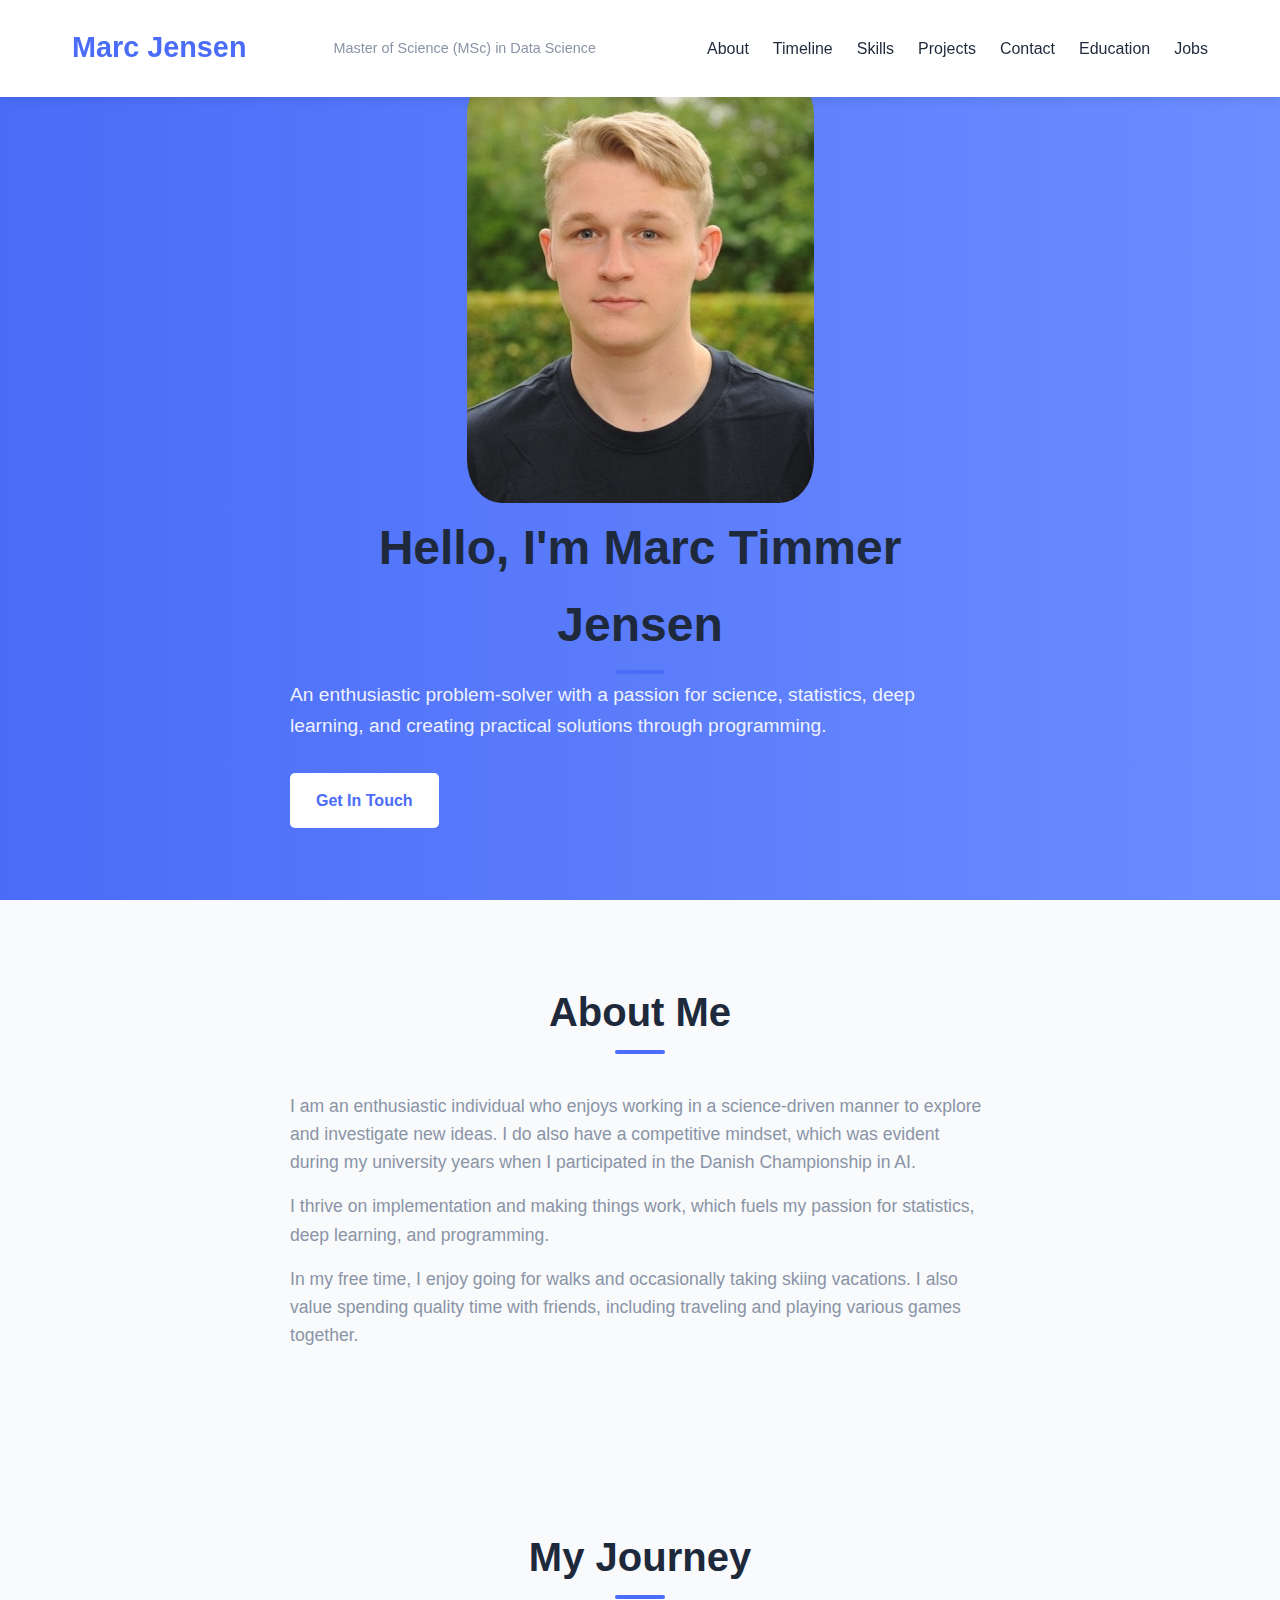
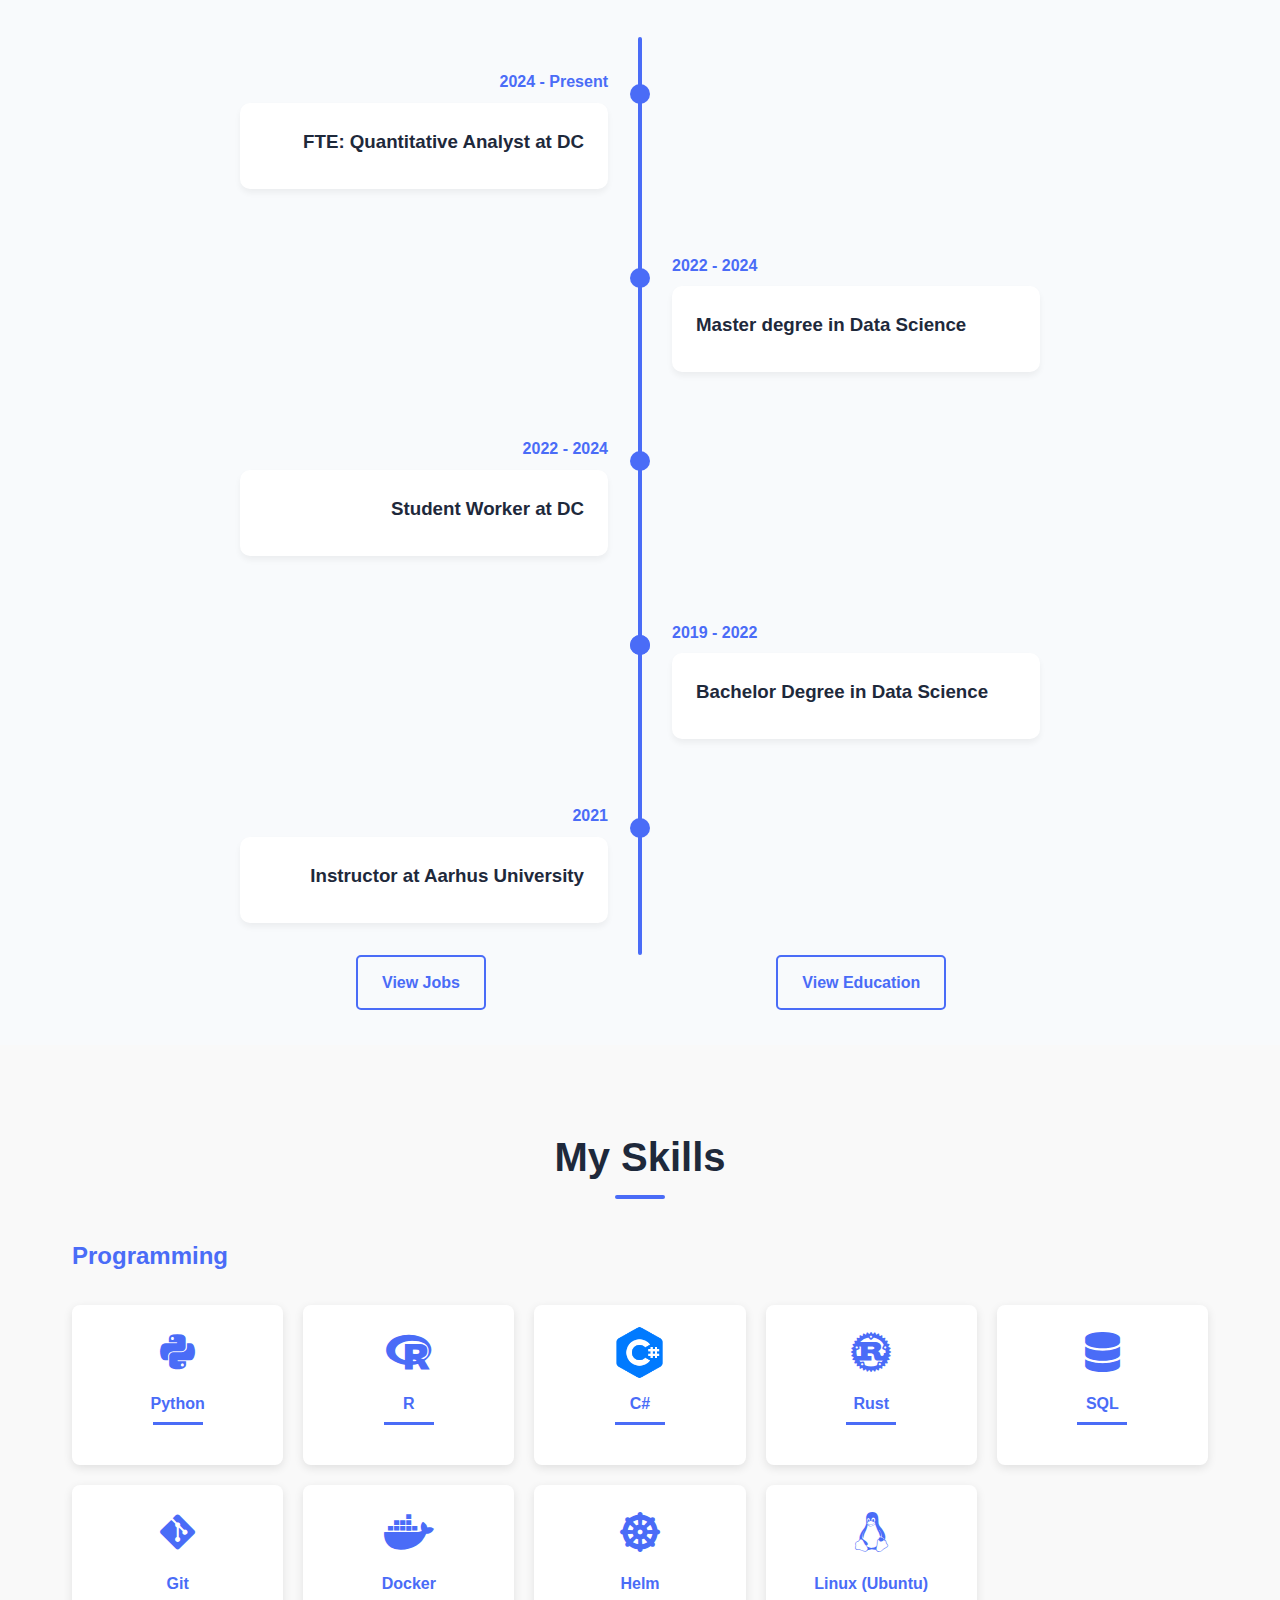
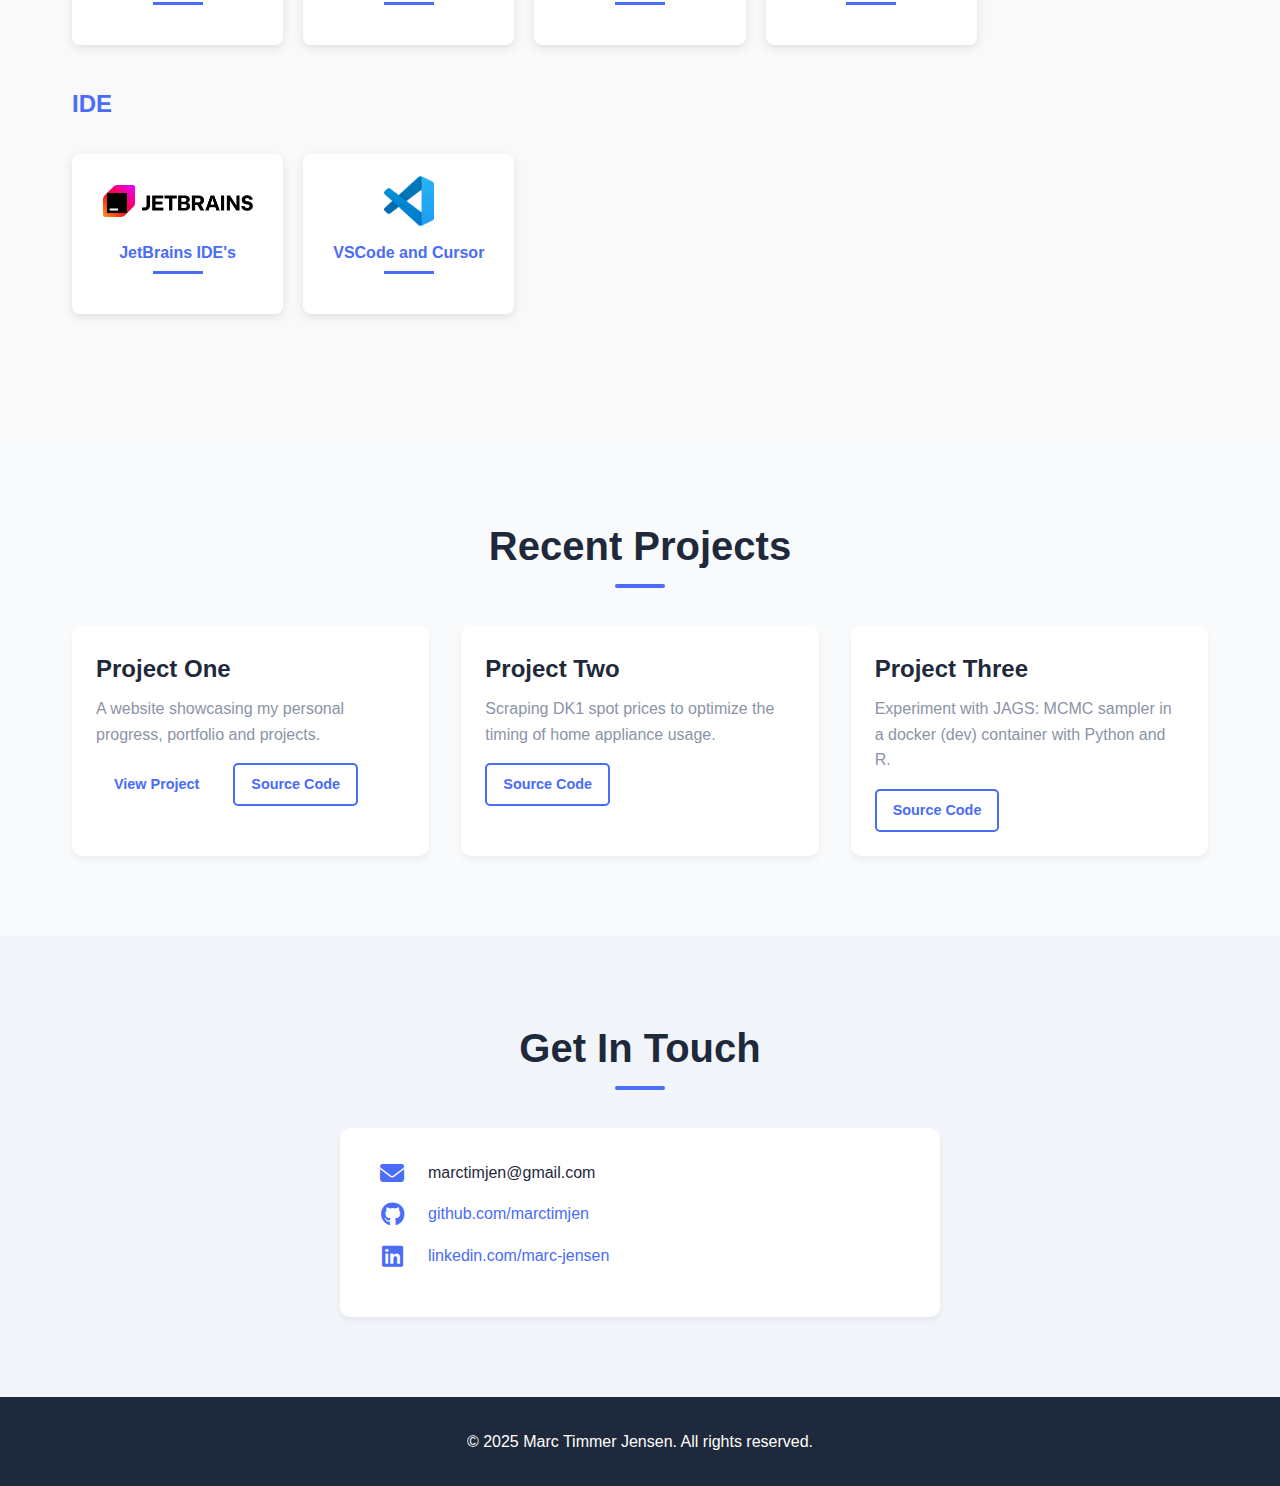
<file: index.html>
<!DOCTYPE html>
<html lang="en">
<head>
    <meta charset="UTF-8">
    <meta name="viewport" content="width=device-width, initial-scale=1.0">
    <title>Marc Jensen's Website</title>
    <link rel="stylesheet" href="css/styles.css">
    <link rel="stylesheet" href="https://cdnjs.cloudflare.com/ajax/libs/font-awesome/6.4.0/css/all.min.css">
</head>
<body>
    <header>
        <div class="container">
            <h1>Marc Jensen</h1>
            <p>Master of Science (MSc) in Data Science</p>
            <nav>
                <ul>
                    <li><a href="#about">About</a></li>
                    <li><a href="#timeline">Timeline</a></li>
                    <li><a href="#skills">Skills</a></li>
                    <li><a href="#projects">Projects</a></li>
                    <li><a href="#contact">Contact</a></li>
                    <li><a href="education.html">Education</a></li>
                    <li><a href="jobs.html">Jobs</a></li>
                </ul>
            </nav>
        </div>
    </header>

    <section id="hero" class="hero">
        <div class="container">
            <div class="hero-content">
                <div class="profile-picture" style="text-align: center;">
                    <img src="material/pictures/Marc.jpg" alt="Marc Jensen" style="max-width:400px; border-radius:10%;">
                </div>
                <h2>Hello, I'm Marc Timmer Jensen</h2>
                <p>An enthusiastic problem-solver with a passion for science, statistics, deep learning, and creating practical solutions through programming.</p>
                <a href="#contact" class="btn">Get In Touch</a>
            </div>
        </div>
    </section>

    <section id="about" class="about">
        <div class="container">
            <h2>About Me</h2>
            <div class="about-content">
                <div class="about-text">
                    <p>I am an enthusiastic individual who enjoys working in a science-driven manner to explore and investigate new ideas. I do also have a competitive mindset, which was evident during my university years when I participated in the Danish Championship in AI.</p>
                    <p>I thrive on implementation and making things work, which fuels my passion for statistics, deep learning, and programming.</p>
                    <p>In my free time, I enjoy going for walks and occasionally taking skiing vacations. I also value spending quality time with friends, including traveling and playing various games together.</p>
                </div>
            </div>
        </div>
    </section>

    <section id="timeline" class="timeline">
        <div class="container">
            <h2>My Journey</h2>
            <div class="timeline-container">
                <div class="timeline-item">
                    <div class="timeline-dot"></div>
                    <div class="timeline-date">2024 - Present</div>
                    <div class="timeline-content">
                        <h3>FTE: Quantitative Analyst at DC</h3>
                    </div>
                </div>
                
                <div class="timeline-item">
                    <div class="timeline-dot"></div>
                    <div class="timeline-date">2022 - 2024</div>
                    <div class="timeline-content">
                        <h3>Master degree in Data Science</h3>
                    </div>
                </div>
                
                <div class="timeline-item">
                    <div class="timeline-dot"></div>
                    <div class="timeline-date">2022 - 2024</div>
                    <div class="timeline-content">
                        <h3>Student Worker at DC</h3>
                    </div>
                </div>
                
                <div class="timeline-item">
                    <div class="timeline-dot top-dot"></div>
                    <div class="timeline-date">2019 - 2022</div>
                    <div class="timeline-content">
                        <h3>Bachelor Degree in Data Science</h3>
                    </div>
                    <div class="timeline-dot bottom-dot"></div>
                </div>
                
                <div class="timeline-item">
                    <div class="timeline-dot"></div>
                    <div class="timeline-date">2021</div>
                    <div class="timeline-content">
                        <h3>Instructor at Aarhus University</h3>
                    </div>
                </div>
            </div>
            <div class="timeline-buttons" style="position: relative; margin-bottom: 10px;">
                <a href="education.html" class="btn btn-outline" style="position: absolute; left: 62%;">View Education</a>
                <a href="jobs.html" class="btn btn-outline" style="position: absolute; left: 25%;">View Jobs</a>
            </div>
        </div>
    </section>

    <section id="skills" class="skills">
        <div class="container">
            <h2>My Skills</h2>
            
            <div class="skill-category">
                <div style="color: var(--primary-color); font-size: 1.5em; font-weight: bold; margin-bottom: 10px;">Programming</div>
                <div class="skills-grid">
                    <div class="skill-card">
                        <i class="fab fa-python"></i>
                        <h3>Python</h3>
                    </div>
                    <div class="skill-card">
                        <i class="fab fa-r-project"></i>
                        <h3>R</h3>
                    </div>
                    <div class="skill-card">
                        <div class="logo-container">
                            <img src="img/csharp.png" alt="C# Logo" class="skill-logo" style="max-width:60px; max-height:55px;">
                        </div>
                        <h3>C#</h3>
                    </div>
                    <div class="skill-card">
                        <i class="fa-brands fa-rust"></i>
                        <h3>Rust</h3>
                    </div>
                    <div class="skill-card">
                        <i class="fas fa-database"></i>
                        <h3>SQL</h3>
                    </div>
                    <div class="skill-card">
                        <i class="fab fa-git-alt"></i>
                        <h3>Git</h3>
                    </div>
                    <div class="skill-card">
                        <i class="fab fa-docker"></i>
                        <h3>Docker</h3>
                    </div>
                    <div class="skill-card">
                        <i class="fas fa-dharmachakra"></i>
                        <h3>Helm</h3>
                    </div>
                    <div class="skill-card">
                        <i class="fab fa-linux"></i>
                        <h3>Linux (Ubuntu)</h3>
                    </div>
                </div>
            </div>
            
            <div class="skill-category">
                <div style="color: var(--primary-color); font-size: 1.5em; font-weight: bold; margin-bottom: 10px;">IDE</div>
                <div class="skills-grid">
                    <div class="skill-card">
                        <div class="logo-container">
                            <img src="img/jetbrains.png" alt="JetBrains Logo" class="skill-logo jetbrains-logo" style="max-width:150px; max-height:50px;">
                        </div>
                        <h3>JetBrains IDE's</h3>
                    </div>
                    <div class="skill-card">
                        <div class="logo-container">
                            <img src="img/vscode.png" alt="VSCode Logo" class="skill-logo" style="max-width:50px; max-height:50px;">
                        </div>
                        <h3>VSCode and Cursor</h3>
                    </div>
                </div>
            </div>
        </div>
    </section>

    <section id="projects" class="projects">
        <div class="container">
            <h2>Recent Projects</h2>
            <div class="projects-grid">
                <div class="project-card">
                    <div class="project-info">
                        <h3>Project One</h3>
                        <p>A website showcasing my personal progress, portfolio and projects.</p>
                        <div class="project-links">
                            <a href="https://marctimjen.github.io/marctimjen/" class="btn btn-sm btn-dark-hover" target="_blank">View Project</a>
                            <a href="https://github.com/marctimjen/mywebsite" class="btn btn-sm btn-outline" target="_blank">Source Code</a>
                        </div>
                    </div>
                </div>
                <div class="project-card">
                    <div class="project-info">
                        <h3>Project Two</h3>
                        <p>Scraping DK1 spot prices to optimize the timing of home appliance usage.</p>
                        <div class="project-links">
                            <a href="https://github.com/marctimjen/dk1_elprice" class="btn btn-sm btn-outline" target="_blank">Source Code</a>
                        </div>
                    </div>
                </div>
                <div class="project-card">
                    <div class="project-info">
                        <h3>Project Three</h3>
                        <p>Experiment with JAGS: MCMC sampler in a docker (dev) container with Python and R.</p>
                        <div class="project-links">
                            <a href="https://github.com/marctimjen/jags_py_n_r_fun" class="btn btn-sm btn-outline" target="_blank">Source Code</a>
                        </div>
                    </div>
                </div>
            </div>
        </div>
    </section>

    <section id="contact" class="contact">
        <div class="container">
            <h2>Get In Touch</h2>
            <div class="contact-content">
                <div class="contact-info">
                    <div class="contact-item">
                        <i class="fas fa-envelope"></i>
                        <p>marctimjen@gmail.com</p>
                    </div>
                    <div class="contact-item">
                        <i class="fab fa-github"></i>
                        <p><a href="https://github.com/marctimjen" target="_blank">github.com/marctimjen</a></p>
                    </div>
                    <div class="contact-item">
                        <i class="fab fa-linkedin"></i>
                        <p><a href="https://www.linkedin.com/in/marc-jensen-472a67226/" target="_blank">linkedin.com/marc-jensen</a></p>
                    </div>
                </div>
            </div>
        </div>
    </section>

    <footer>
        <div class="container">
            <p>&copy; 2025 Marc Timmer Jensen. All rights reserved.</p>
        </div>
    </footer>

    <script src="js/script.js"></script>
</body>
</html>
</file>
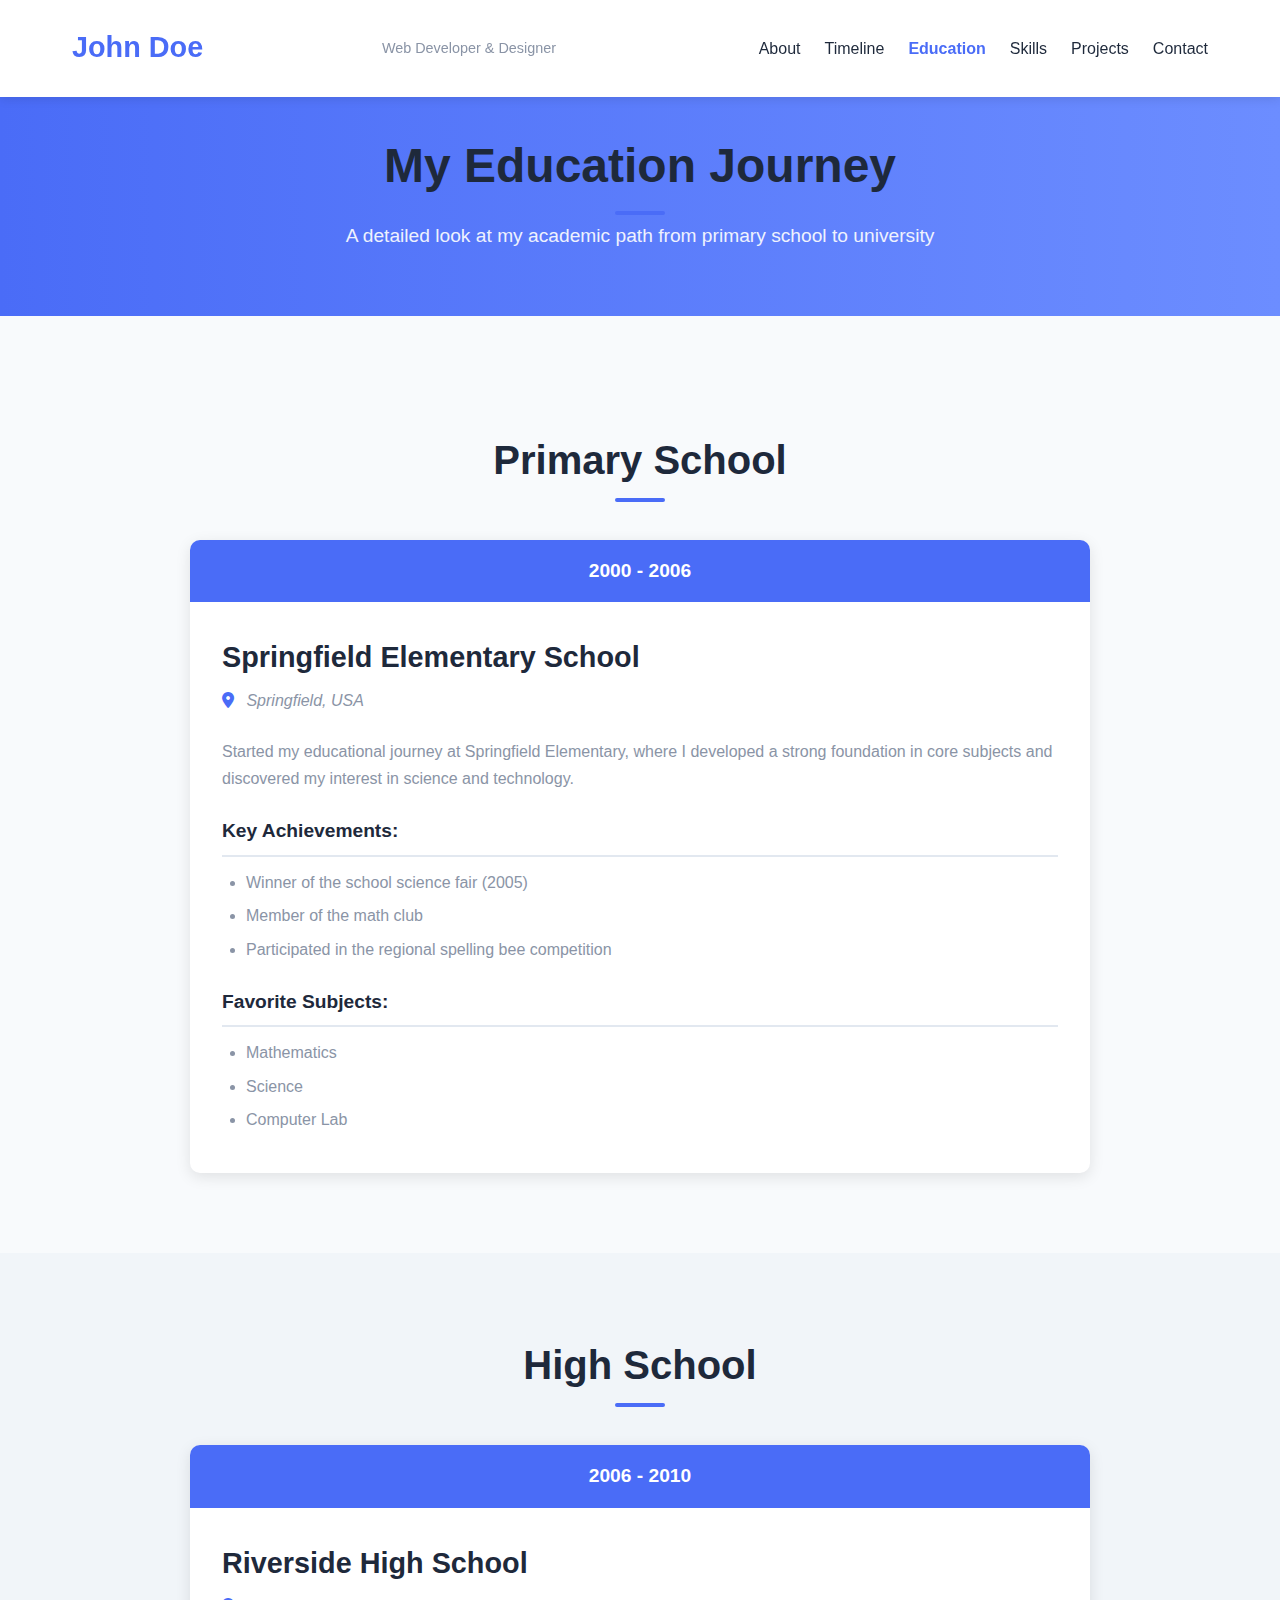
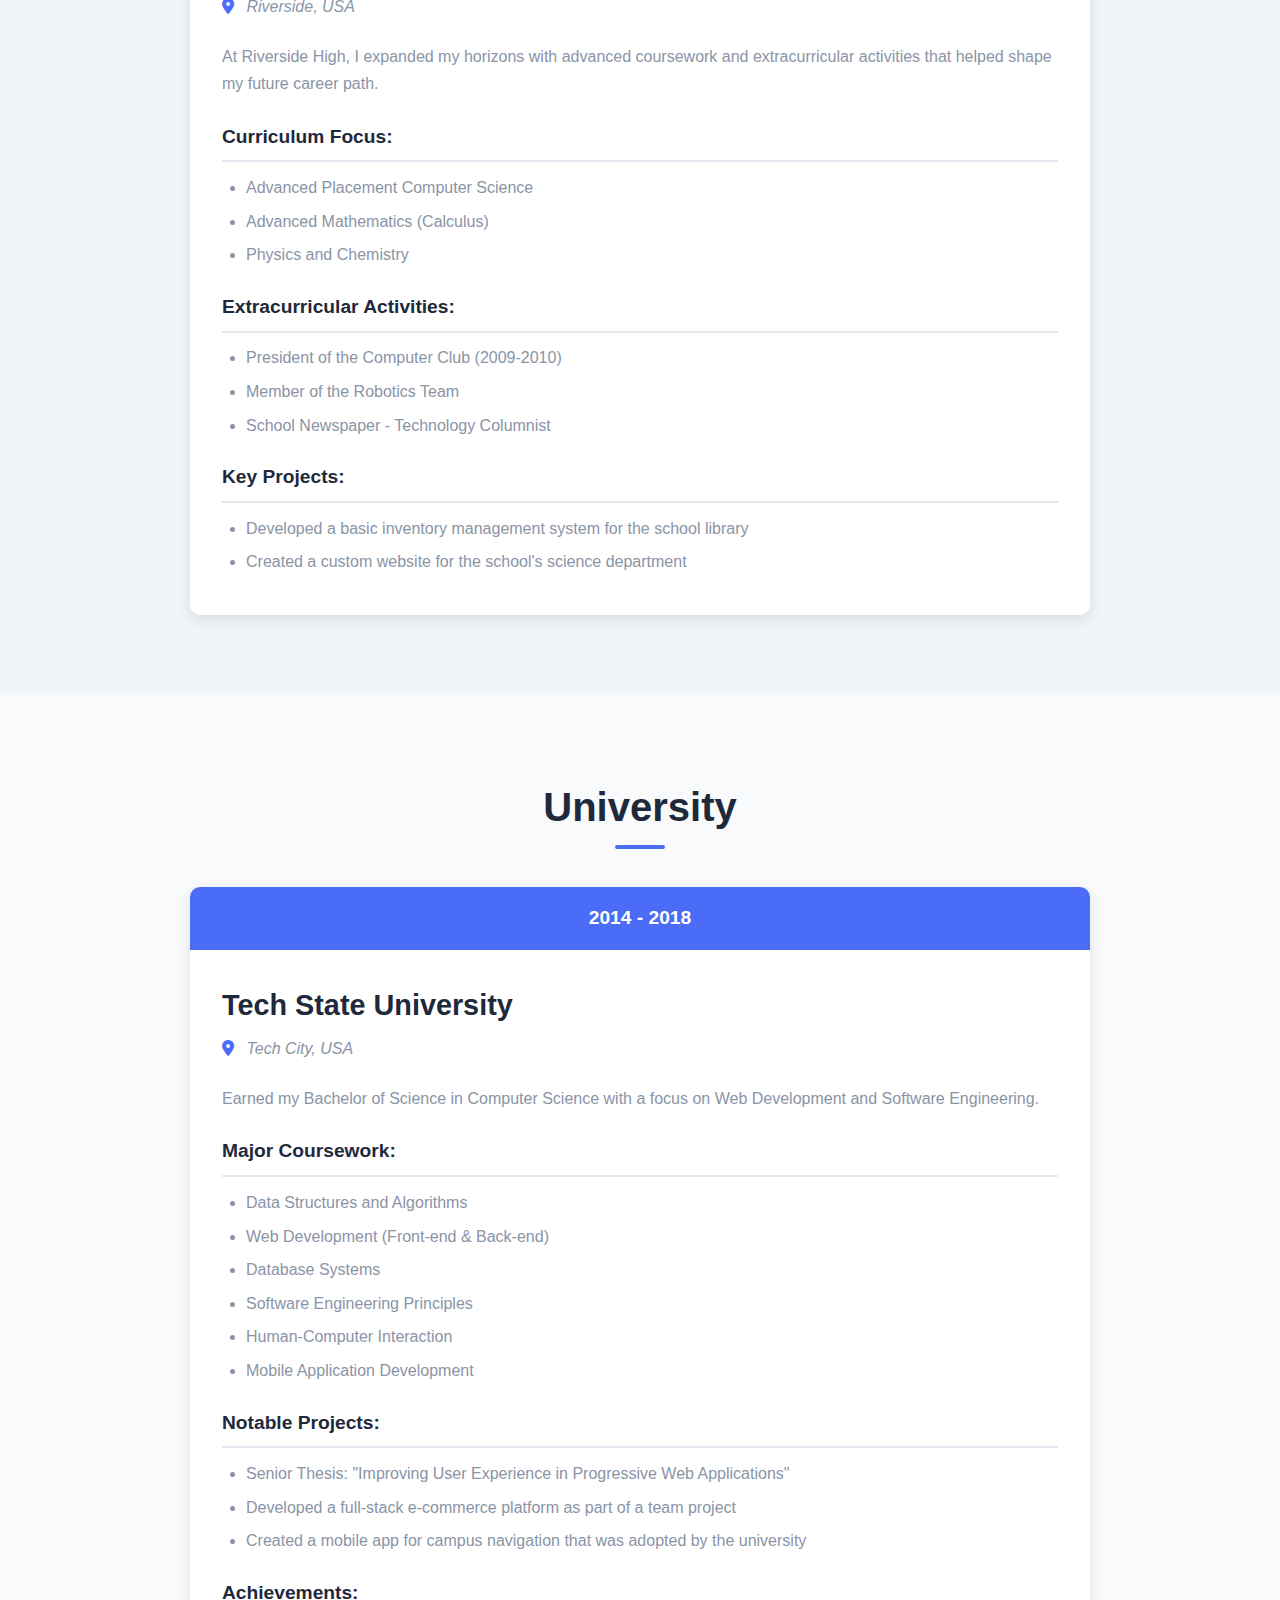
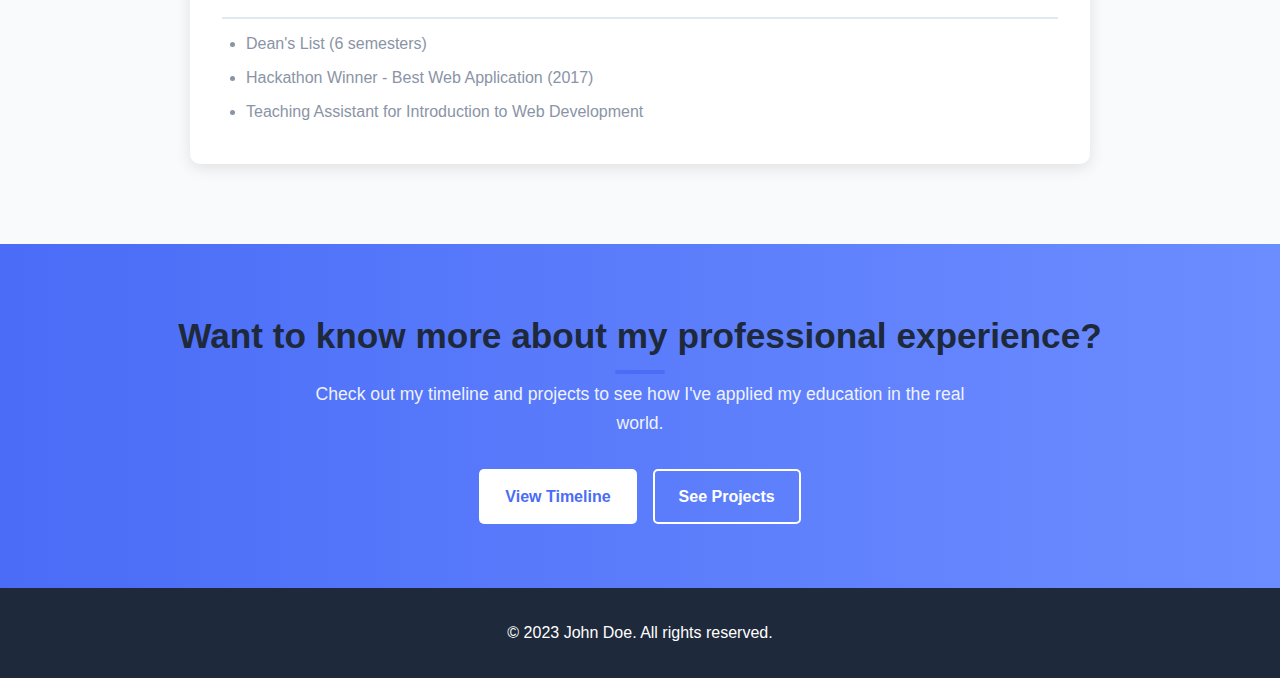
<file: education.html>
<!DOCTYPE html>
<html lang="en">
<head>
    <meta charset="UTF-8">
    <meta name="viewport" content="width=device-width, initial-scale=1.0">
    <title>My Education - Personal Website</title>
    <link rel="stylesheet" href="css/styles.css">
    <link rel="stylesheet" href="css/education.css">
    <link rel="stylesheet" href="https://cdnjs.cloudflare.com/ajax/libs/font-awesome/6.4.0/css/all.min.css">
</head>
<body>
    <header>
        <div class="container">
            <h1>John Doe</h1>
            <p>Web Developer & Designer</p>
            <nav>
                <ul>
                    <li><a href="index.html#about">About</a></li>
                    <li><a href="index.html#timeline">Timeline</a></li>
                    <li><a href="education.html" class="active">Education</a></li>
                    <li><a href="index.html#skills">Skills</a></li>
                    <li><a href="index.html#projects">Projects</a></li>
                    <li><a href="index.html#contact">Contact</a></li>
                </ul>
            </nav>
        </div>
    </header>

    <section class="page-header">
        <div class="container">
            <h2>My Education Journey</h2>
            <p>A detailed look at my academic path from primary school to university</p>
        </div>
    </section>

    <section id="primary" class="education-section">
        <div class="container">
            <h2>Primary School</h2>
            <div class="education-card">
                <div class="education-period">2000 - 2006</div>
                <div class="education-content">
                    <h3>Springfield Elementary School</h3>
                    <p class="education-location"><i class="fas fa-map-marker-alt"></i> Springfield, USA</p>
                    <div class="education-details">
                        <p>Started my educational journey at Springfield Elementary, where I developed a strong foundation in core subjects and discovered my interest in science and technology.</p>
                        <h4>Key Achievements:</h4>
                        <ul>
                            <li>Winner of the school science fair (2005)</li>
                            <li>Member of the math club</li>
                            <li>Participated in the regional spelling bee competition</li>
                        </ul>
                        <h4>Favorite Subjects:</h4>
                        <ul>
                            <li>Mathematics</li>
                            <li>Science</li>
                            <li>Computer Lab</li>
                        </ul>
                    </div>
                </div>
            </div>
        </div>
    </section>

    <section id="highschool" class="education-section alt-section">
        <div class="container">
            <h2>High School</h2>
            <div class="education-card">
                <div class="education-period">2006 - 2010</div>
                <div class="education-content">
                    <h3>Riverside High School</h3>
                    <p class="education-location"><i class="fas fa-map-marker-alt"></i> Riverside, USA</p>
                    <div class="education-details">
                        <p>At Riverside High, I expanded my horizons with advanced coursework and extracurricular activities that helped shape my future career path.</p>
                        <h4>Curriculum Focus:</h4>
                        <ul>
                            <li>Advanced Placement Computer Science</li>
                            <li>Advanced Mathematics (Calculus)</li>
                            <li>Physics and Chemistry</li>
                        </ul>
                        <h4>Extracurricular Activities:</h4>
                        <ul>
                            <li>President of the Computer Club (2009-2010)</li>
                            <li>Member of the Robotics Team</li>
                            <li>School Newspaper - Technology Columnist</li>
                        </ul>
                        <h4>Key Projects:</h4>
                        <ul>
                            <li>Developed a basic inventory management system for the school library</li>
                            <li>Created a custom website for the school's science department</li>
                        </ul>
                    </div>
                </div>
            </div>
        </div>
    </section>

    <section id="university" class="education-section">
        <div class="container">
            <h2>University</h2>
            <div class="education-card">
                <div class="education-period">2014 - 2018</div>
                <div class="education-content">
                    <h3>Tech State University</h3>
                    <p class="education-location"><i class="fas fa-map-marker-alt"></i> Tech City, USA</p>
                    <div class="education-details">
                        <p>Earned my Bachelor of Science in Computer Science with a focus on Web Development and Software Engineering.</p>
                        <h4>Major Coursework:</h4>
                        <ul>
                            <li>Data Structures and Algorithms</li>
                            <li>Web Development (Front-end & Back-end)</li>
                            <li>Database Systems</li>
                            <li>Software Engineering Principles</li>
                            <li>Human-Computer Interaction</li>
                            <li>Mobile Application Development</li>
                        </ul>
                        <h4>Notable Projects:</h4>
                        <ul>
                            <li>Senior Thesis: "Improving User Experience in Progressive Web Applications"</li>
                            <li>Developed a full-stack e-commerce platform as part of a team project</li>
                            <li>Created a mobile app for campus navigation that was adopted by the university</li>
                        </ul>
                        <h4>Achievements:</h4>
                        <ul>
                            <li>Dean's List (6 semesters)</li>
                            <li>Hackathon Winner - Best Web Application (2017)</li>
                            <li>Teaching Assistant for Introduction to Web Development</li>
                        </ul>
                    </div>
                </div>
            </div>
        </div>
    </section>

    <section class="cta-section">
        <div class="container">
            <h2>Want to know more about my professional experience?</h2>
            <p>Check out my timeline and projects to see how I've applied my education in the real world.</p>
            <div class="cta-buttons">
                <a href="index.html#timeline" class="btn">View Timeline</a>
                <a href="index.html#projects" class="btn btn-outline">See Projects</a>
            </div>
        </div>
    </section>

    <footer>
        <div class="container">
            <p>&copy; 2023 John Doe. All rights reserved.</p>
        </div>
    </footer>

    <script src="js/script.js"></script>
</body>
</html>
</file>
<file: css/styles.css>
:root {
    --primary-color: #4a6cf7;
    --secondary-color: #8a94a6;
    --dark-color: #1e293b;
    --light-color: #f8fafc;
    --success-color: #10b981;
    --danger-color: #ef4444;
}

* {
    margin: 0;
    padding: 0;
    box-sizing: border-box;
}

body {
    font-family: 'Inter', 'Segoe UI', Tahoma, Geneva, Verdana, sans-serif;
    line-height: 1.6;
    color: var(--dark-color);
    background-color: var(--light-color);
}

a {
    text-decoration: none;
    color: var(--primary-color);
}

ul {
    list-style: none;
}

.container {
    max-width: 1200px;
    margin: 0 auto;
    padding: 0 2rem;
}

/* Header */
header {
    background-color: #fff;
    box-shadow: 0 2px 10px rgba(0, 0, 0, 0.1);
    position: fixed;
    width: 100%;
    top: 0;
    z-index: 100;
}

header .container {
    display: flex;
    justify-content: space-between;
    align-items: center;
    padding: 1.5rem 2rem;
}

header h1 {
    font-size: 1.8rem;
    color: var(--primary-color);
    margin-bottom: 0.2rem;
}

header p {
    color: var(--secondary-color);
    font-size: 0.9rem;
}

header nav ul {
    display: flex;
}

header nav ul li {
    margin-left: 1.5rem;
}

header nav ul li a {
    color: var(--dark-color);
    font-weight: 500;
    transition: color 0.3s;
}

header nav ul li a:hover {
    color: var(--primary-color);
}

/* Hero Section */
.hero {
    height: 100vh;
    display: flex;
    align-items: center;
    background: linear-gradient(to right, #4a6cf7, #6c8dff);
    color: #fff;
    padding: 2rem 0;
    margin-top: 0;
}

.hero-content {
    max-width: 700px;
}

.hero h2 {
    font-size: 3rem;
    margin-bottom: 1rem;
}

.hero p {
    font-size: 1.2rem;
    margin-bottom: 2rem;
    opacity: 0.9;
}

.btn {
    display: inline-block;
    background-color: #fff;
    color: var(--primary-color);
    padding: 0.8rem 1.5rem;
    border-radius: 5px;
    font-weight: 600;
    transition: all 0.3s;
    border: 2px solid transparent;
}

.btn:hover {
    background-color: transparent;
    border-color: #fff;
    color: #fff;
}

.btn-sm {
    padding: 0.5rem 1rem;
    font-size: 0.9rem;
}

.btn-outline {
    background-color: transparent;
    border-color: var(--primary-color);
    color: var(--primary-color);
}

.btn-outline:hover {
    background-color: var(--primary-color);
    color: #fff;
}

/* General Section Styling */
section {
    padding: 5rem 0;
}

section h2 {
    text-align: center;
    font-size: 2.5rem;
    margin-bottom: 3rem;
    color: var(--dark-color);
    position: relative;
}

section h2::after {
    content: '';
    height: 4px;
    width: 50px;
    background-color: var(--primary-color);
    position: absolute;
    bottom: -10px;
    left: 50%;
    transform: translateX(-50%);
    border-radius: 2px;
}

/* About Section */
.about-content {
    display: flex;
    align-items: center;
    justify-content: space-between;
    gap: 2rem;
}

.about-text {
    max-width: 700px;
    margin: 0 auto;
}

.about-text p {
    margin-bottom: 1rem;
    font-size: 1.1rem;
    color: var(--secondary-color);
}

/* Timeline Section */
.timeline {
    background-color: #f8fafc;
    position: relative;
}

.timeline-container {
    position: relative;
    max-width: 800px;
    margin: 0 auto;
    padding: 2rem 0;
}

.timeline-container::after {
    content: '';
    position: absolute;
    width: 4px;
    background-color: var(--primary-color);
    top: 0;
    bottom: 0;
    left: 50%;
    transform: translateX(-50%);
    border-radius: 2px;
}

.timeline-item {
    position: relative;
    margin-bottom: 4rem;
    width: 100%;
}

.timeline-item:last-child {
    margin-bottom: 0;
}

.timeline-item:nth-child(odd) {
    padding-right: calc(50% + 2rem);
    text-align: right;
}

.timeline-item:nth-child(even) {
    padding-left: calc(50% + 2rem);
}

.timeline-dot {
    position: absolute;
    width: 20px;
    height: 20px;
    background-color: var(--primary-color);
    border-radius: 50%;
    top: 15px;
    z-index: 10;
}

.timeline-item:nth-child(odd) .timeline-dot {
    right: calc(50% - 10px);
}

.timeline-item:nth-child(even) .timeline-dot {
    left: calc(50% - 10px);
}

.timeline-date {
    margin-bottom: 0.5rem;
    font-weight: 700;
    color: var(--primary-color);
}

.timeline-content {
    background-color: #fff;
    padding: 1.5rem;
    border-radius: 10px;
    box-shadow: 0 4px 6px rgba(0, 0, 0, 0.05);
    transition: transform 0.3s, box-shadow 0.3s;
}

.timeline-content:hover {
    transform: translateY(-5px);
    box-shadow: 0 10px 15px rgba(0, 0, 0, 0.1);
}

.timeline-content h3 {
    margin-bottom: 0.5rem;
    color: var(--dark-color);
}

.timeline-content p {
    color: var(--secondary-color);
}

.timeline-item.bachelor-period {
    position: relative;
    margin-bottom: 4rem;
    width: 100%;
    padding-right: calc(50% + 2rem);
    text-align: right;
}

.timeline-item.bachelor-period .timeline-dot {
    position: absolute;
    width: 20px;
    height: 20px;
    background-color: var(--primary-color);
    border-radius: 50%;
    z-index: 10;
}

.timeline-item.bachelor-period .top-dot {
    top: 0;
    right: calc(50% - 10px);
}

.timeline-item.bachelor-period .bottom-dot {
    bottom: 0;
    right: calc(50% - 10px);
}

.timeline-item.bachelor-period .timeline-content {
    margin-top: 2rem;
    margin-bottom: 2rem;
}

/* Skills Section */
.skills {
    background-color: #f9f9f9;
}

.skills-grid {
    display: grid;
    grid-template-columns: repeat(auto-fill, minmax(200px, 1fr));
    gap: 20px;
    margin-top: 30px;
}

.skill-card {
    background-color: white;
    border-radius: 8px;
    box-shadow: 0 3px 10px rgba(0, 0, 0, 0.1);
    padding: 20px;
    text-align: center;
    transition: transform 0.3s ease;
    display: flex;
    flex-direction: column;
    align-items: center;
    justify-content: flex-start;
    height: 160px;
}

.skill-card:hover {
    transform: translateY(-5px);
}

.skill-card i {
    font-size: 40px;
    color: var(--primary-color);
    margin-bottom: 15px;
    height: 70px;
    display: flex;
    align-items: center;
    justify-content: center;
}

.logo-container {
    height: 70px;
    display: flex;
    align-items: center;
    justify-content: center;
    margin-bottom: 15px;
    overflow: hidden;
    position: relative;
}

.skill-logo {
    max-width: 70%;
    max-height: 50px;
    object-fit: contain;
    width: auto;
    height: auto;
    display: block;
}

.skill-card h3 {
    margin-top: auto;
    margin-bottom: 0;
    font-size: 16px;
    line-height: 1.3;
    text-align: center;
    width: 100%;
}

.skill-category {
    margin-bottom: 40px;
    text-align: left;
}

/* Icon divider styling */
.icon-divider {
    text-align: center;
    margin: 30px 0;
    position: relative;
}

.icon-divider:before,
.icon-divider:after {
    content: '';
    position: absolute;
    top: 50%;
    height: 1px;
    background-color: #e0e0e0;
    width: 35%;
}

.icon-divider:before {
    left: 0;
}

.icon-divider:after {
    right: 0;
}

.icon-divider i {
    font-size: 24px;
    color: var(--primary-color);
    background-color: #f9f9f9;
    padding: 0 20px;
    position: relative;
    z-index: 1;
}

.skill-category h3 {
    position: relative;
    display: inline-block;
    padding-bottom: 10px;
    margin-bottom: 20px;
    color: var(--primary-color);
}

.skill-category h3:after {
    content: '';
    position: absolute;
    left: 50%;
    transform: translateX(-50%);
    bottom: 0;
    height: 3px;
    width: 50px;
    background-color: var(--primary-color);
}

/* Projects Section */
.projects-grid {
    display: grid;
    grid-template-columns: repeat(auto-fill, minmax(350px, 1fr));
    gap: 2rem;
}

.project-card {
    background-color: #fff;
    border-radius: 10px;
    overflow: hidden;
    box-shadow: 0 4px 6px rgba(0, 0, 0, 0.05);
    transition: transform 0.3s, box-shadow 0.3s;
}

.project-card:hover {
    transform: translateY(-10px);
    box-shadow: 0 10px 15px rgba(0, 0, 0, 0.1);
}

.project-info {
    padding: 1.5rem;
}

.project-info h3 {
    font-size: 1.5rem;
    margin-bottom: 0.5rem;
    color: var(--dark-color);
}

.project-info p {
    color: var(--secondary-color);
    margin-bottom: 1rem;
}

.project-links {
    display: flex;
    gap: 1rem;
}

/* Contact Section */
.contact {
    background-color: #f1f5f9;
}

.contact-content {
    max-width: 600px;
    margin: 0 auto;
}

.contact-info {
    background-color: #fff;
    border-radius: 10px;
    padding: 2rem;
    box-shadow: 0 4px 6px rgba(0, 0, 0, 0.05);
}

.contact-item {
    display: flex;
    align-items: center;
    margin-bottom: 1rem;
}

.contact-item i {
    font-size: 1.5rem;
    color: var(--primary-color);
    margin-right: 1rem;
    width: 40px;
    text-align: center;
}

.contact-item p {
    color: var(--dark-color);
    font-weight: 500;
}

/* Footer */
footer {
    background-color: var(--dark-color);
    color: #fff;
    padding: 2rem 0;
    text-align: center;
}

/* Responsive Design */
@media (max-width: 768px) {
    header .container {
        flex-direction: column;
        padding: 1rem;
    }
    
    header nav ul {
        margin-top: 1rem;
    }
    
    header nav ul li {
        margin-left: 1rem;
    }
    
    .hero h2 {
        font-size: 2.5rem;
    }
    
    .about-content {
        flex-direction: column;
    }
    
    .skills-grid {
        grid-template-columns: repeat(auto-fill, minmax(150px, 1fr));
    }
    
    .projects-grid {
        grid-template-columns: 1fr;
    }
    
    .timeline-container::after {
        left: 30px;
    }
    
    .timeline-item {
        padding-left: 80px !important;
        padding-right: 0 !important;
        text-align: left !important;
    }
    
    .timeline-item .timeline-dot {
        left: 20px !important;
        right: auto !important;
    }
}

@media (max-width: 480px) {
    .hero h2 {
        font-size: 2rem;
    }
    
    section h2 {
        font-size: 2rem;
    }
    
    .btn {
        display: block;
        width: 100%;
        text-align: center;
    }
    
    .project-links {
        flex-direction: column;
    }
}
</file>
<file: css/education.css>
/* Education Page Styles */

/* Page Header */
.page-header {
    background: linear-gradient(to right, #4a6cf7, #6c8dff);
    color: #fff;
    padding: 8rem 0 4rem;
    text-align: center;
    margin-bottom: 2rem;
}

.page-header h2 {
    font-size: 3rem;
    margin-bottom: 1rem;
}

.page-header p {
    font-size: 1.2rem;
    max-width: 700px;
    margin: 0 auto;
    opacity: 0.9;
}

/* Education Sections */
.education-section {
    padding: 5rem 0;
}

.education-section h2 {
    text-align: center;
    font-size: 2.5rem;
    margin-bottom: 3rem;
    color: var(--dark-color);
    position: relative;
}

.education-section h2::after {
    content: '';
    height: 4px;
    width: 50px;
    background-color: var(--primary-color);
    position: absolute;
    bottom: -10px;
    left: 50%;
    transform: translateX(-50%);
    border-radius: 2px;
}

.alt-section {
    background-color: #f1f5f9;
}

/* Education Cards */
.education-card {
    background-color: #fff;
    border-radius: 10px;
    box-shadow: 0 4px 15px rgba(0, 0, 0, 0.1);
    overflow: hidden;
    display: flex;
    flex-direction: column;
    max-width: 900px;
    margin: 0 auto;
    transition: transform 0.3s, box-shadow 0.3s;
}

.education-card:hover {
    transform: translateY(-5px);
    box-shadow: 0 10px 25px rgba(0, 0, 0, 0.15);
}

.education-period {
    background-color: var(--primary-color);
    color: white;
    padding: 1rem 2rem;
    font-weight: 700;
    font-size: 1.2rem;
    text-align: center;
}

.education-content {
    padding: 2rem;
}

.education-content h3 {
    font-size: 1.8rem;
    margin-bottom: 0.5rem;
    color: var(--dark-color);
}

.education-location {
    color: var(--secondary-color);
    margin-bottom: 1.5rem;
    font-style: italic;
}

.education-location i {
    margin-right: 0.5rem;
    color: var(--primary-color);
}

.education-details p {
    margin-bottom: 1.5rem;
    color: var(--secondary-color);
    line-height: 1.7;
}

.education-details h4 {
    color: var(--dark-color);
    font-size: 1.2rem;
    margin: 1.5rem 0 0.8rem;
    border-bottom: 2px solid #e2e8f0;
    padding-bottom: 0.5rem;
}

.education-details ul {
    list-style: disc;
    margin-left: 1.5rem;
    color: var(--secondary-color);
}

.education-details ul li {
    margin-bottom: 0.5rem;
}

/* CTA Section */
.cta-section {
    background: linear-gradient(to right, #4a6cf7, #6c8dff);
    color: #fff;
    padding: 4rem 0;
    text-align: center;
}

.cta-section h2 {
    font-size: 2.2rem;
    margin-bottom: 1rem;
}

.cta-section p {
    font-size: 1.1rem;
    max-width: 700px;
    margin: 0 auto 2rem;
    opacity: 0.9;
}

.cta-buttons {
    display: flex;
    justify-content: center;
    gap: 1rem;
}

.btn-outline {
    background-color: transparent;
    border: 2px solid #fff;
    color: #fff;
}

.btn-outline:hover {
    background-color: #fff;
    color: var(--primary-color);
}

/* Active Navigation Link */
header nav ul li a.active {
    color: var(--primary-color);
    font-weight: 700;
}

/* Responsive Styles */
@media (max-width: 768px) {
    .page-header {
        padding: 7rem 0 3rem;
    }
    
    .page-header h2 {
        font-size: 2.5rem;
    }
    
    .education-card {
        flex-direction: column;
    }
    
    .education-content {
        padding: 1.5rem;
    }
    
    .cta-buttons {
        flex-direction: column;
    }
    
    .btn {
        width: 100%;
    }
}
</file>
